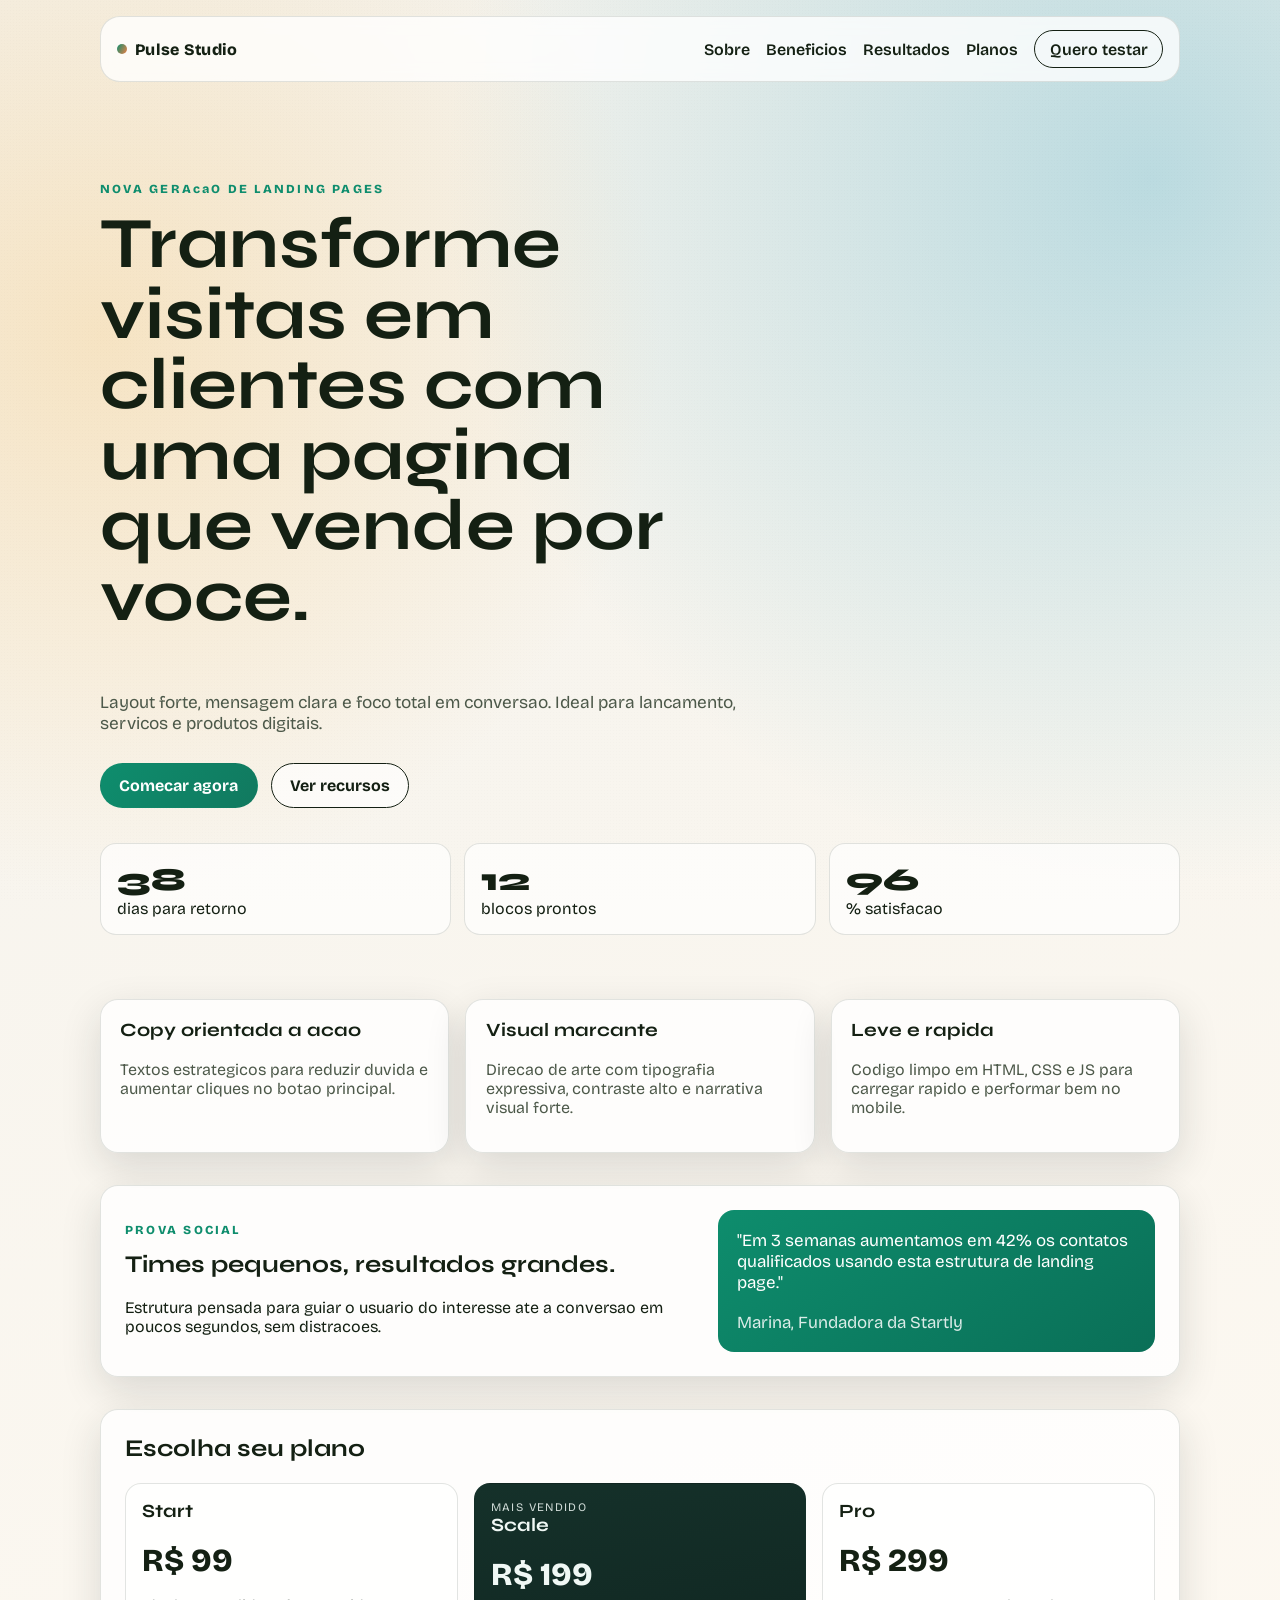
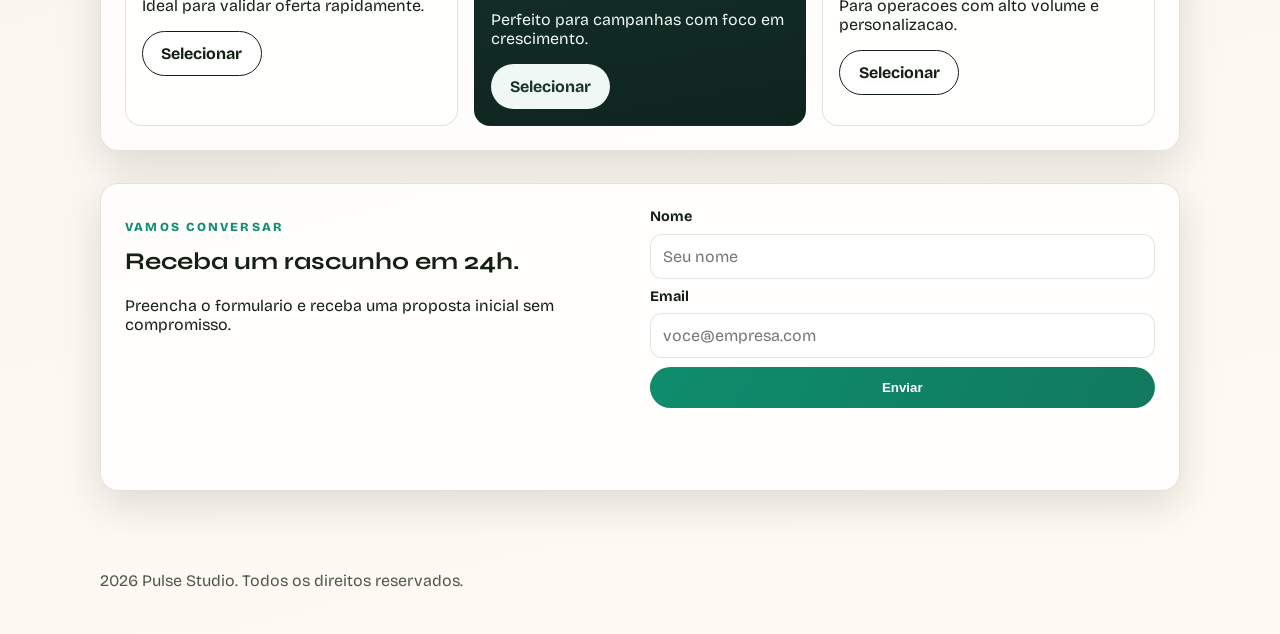
<file: index.html>
<!doctype html>
<html lang="pt-BR">
  <head>
    <meta charset="UTF-8" />
    <meta name="viewport" content="width=device-width, initial-scale=1.0" />
    <title>Pulse Studio | Landing Page</title>
    <meta
      name="description"
      content="Landing page moderna para apresentar produto, beneficios e chamada para acao."
    />

    <meta name="tutorial-platform-verification" content="066c3f9f-3c4c-40e9-99a6-074a3fe410aa">

    <link rel="preconnect" href="https://fonts.googleapis.com" />
    <link rel="preconnect" href="https://fonts.gstatic.com" crossorigin />
    <link
      href="https://fonts.googleapis.com/css2?family=Bricolage+Grotesque:wght@400;500;700;800&family=Syne:wght@600;700;800&display=swap"
      rel="stylesheet"
    />
    <link rel="stylesheet" href="style.css" />
  </head>
  <body>
    <div class="noise" aria-hidden="true"></div>

    <header class="topbar">
      <a class="logo" href="#inicio">
        <span class="logo-dot"></span>
        Pulse Studio
      </a>

      <button
        class="menu-btn"
        id="menuBtn"
        aria-label="Abrir menu"
        aria-expanded="false"
      >
        <span></span>
        <span></span>
      </button>

      <nav class="nav" id="navMenu">
        <a href="sobre.html">Sobre</a>
        <a href="#beneficios">Beneficios</a>
        <a href="#prova">Resultados</a>
        <a href="#planos">Planos</a>
        <a href="#contato" class="btn btn-nav">Quero testar</a>
      </nav>
    </header>

    <main id="inicio">
      <section class="hero container reveal">
        <p class="tag">NOVA GERAcaO DE LANDING PAGES</p>
        <h1>
          Transforme visitas em clientes com uma pagina que vende por voce.
        </h1>
        <p class="hero-copy">
          Layout forte, mensagem clara e foco total em conversao. Ideal para
          lancamento, servicos e produtos digitais.
        </p>
        <div class="hero-actions">
          <a class="btn btn-primary" href="#contato">Comecar agora</a>
          <a class="btn btn-ghost" href="#beneficios">Ver recursos</a>
        </div>

        <div class="stats">
          <article>
            <strong class="stat-number" data-target="38">0</strong>
            <span>dias para retorno</span>
          </article>
          <article>
            <strong class="stat-number" data-target="12">0</strong>
            <span>blocos prontos</span>
          </article>
          <article>
            <strong class="stat-number" data-target="96">0</strong>
            <span>% satisfacao</span>
          </article>
        </div>
      </section>

      <section id="beneficios" class="features container">
        <article class="card reveal">
          <h3>Copy orientada a acao</h3>
          <p>
            Textos estrategicos para reduzir duvida e aumentar cliques no botao
            principal.
          </p>
        </article>
        <article class="card reveal">
          <h3>Visual marcante</h3>
          <p>
            Direcao de arte com tipografia expressiva, contraste alto e
            narrativa visual forte.
          </p>
        </article>
        <article class="card reveal">
          <h3>Leve e rapida</h3>
          <p>
            Codigo limpo em HTML, CSS e JS para carregar rapido e performar bem
            no mobile.
          </p>
        </article>
      </section>

      <section id="prova" class="proof container reveal">
        <div>
          <p class="tag">PROVA SOCIAL</p>
          <h2>Times pequenos, resultados grandes.</h2>
          <p>
            Estrutura pensada para guiar o usuario do interesse ate a conversao
            em poucos segundos, sem distracoes.
          </p>
        </div>
        <blockquote>
          "Em 3 semanas aumentamos em 42% os contatos qualificados usando esta
          estrutura de landing page."
          <cite>Marina, Fundadora da Startly</cite>
        </blockquote>
      </section>

      <section id="planos" class="pricing container reveal">
        <h2>Escolha seu plano</h2>
        <div class="pricing-grid">
          <article class="price-card">
            <h3>Start</h3>
            <p class="price">R$ 99</p>
            <p>Ideal para validar oferta rapidamente.</p>
            <a href="#contato" class="btn btn-ghost">Selecionar</a>
          </article>
          <article class="price-card featured">
            <p class="pill">Mais vendido</p>
            <h3>Scale</h3>
            <p class="price">R$ 199</p>
            <p>Perfeito para campanhas com foco em crescimento.</p>
            <a href="#contato" class="btn btn-primary">Selecionar</a>
          </article>
          <article class="price-card">
            <h3>Pro</h3>
            <p class="price">R$ 299</p>
            <p>Para operacoes com alto volume e personalizacao.</p>
            <a href="#contato" class="btn btn-ghost">Selecionar</a>
          </article>
        </div>
      </section>

      <section id="contato" class="contact container reveal">
        <div>
          <p class="tag">VAMOS CONVERSAR</p>
          <h2>Receba um rascunho em 24h.</h2>
          <p>
            Preencha o formulario e receba uma proposta inicial sem compromisso.
          </p>
        </div>

        <form id="leadForm" novalidate>
          <label for="name">Nome</label>
          <input
            id="name"
            name="name"
            type="text"
            placeholder="Seu nome"
            required
          />

          <label for="email">Email</label>
          <input
            id="email"
            name="email"
            type="email"
            placeholder="voce@empresa.com"
            required
          />

          <button type="submit" class="btn btn-primary">Enviar</button>
          <p id="formMsg" aria-live="polite"></p>
        </form>
      </section>
    </main>

    <footer class="container footer">
      <p>2026 Pulse Studio. Todos os direitos reservados.</p>
    </footer>

    <script src="script.js"></script>
    
    <script>
      window.TutorialWidgetConfig = {
        siteKey: "3ed6732a18a84a60a8d538d98e287635",
        apiBaseUrl: "https://wt-api.gustavohsx.com"
      };
    </script>
    
    <script async src="https://static.gustavohsx.com/widget.js"></script>



  </body>
</html>
</file>
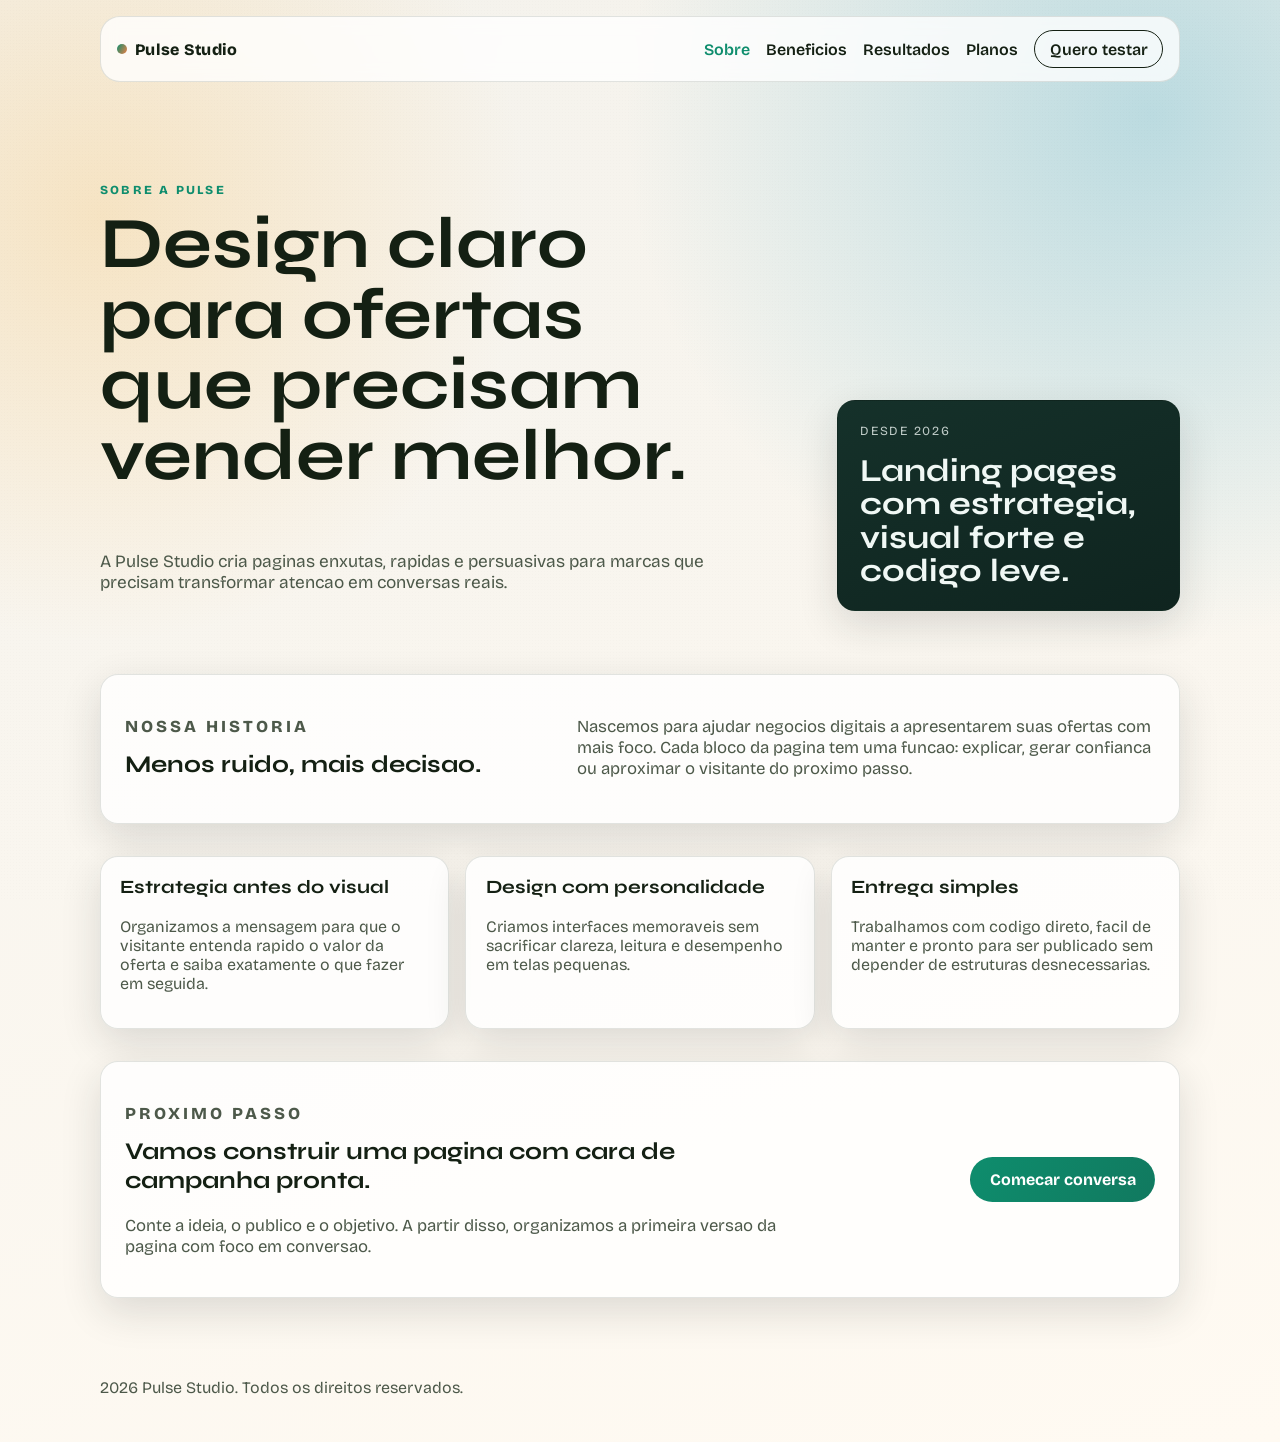
<file: sobre.html>
<!doctype html>
<html lang="pt-BR">
  <head>
    <meta charset="UTF-8" />
    <meta name="viewport" content="width=device-width, initial-scale=1.0" />
    <title>Sobre | Pulse Studio</title>
    <meta
      name="description"
      content="Conheca a Pulse Studio, um estudio focado em landing pages rapidas, bonitas e orientadas a conversao."
    />

    <meta
      name="tutorial-platform-verification"
      content="066c3f9f-3c4c-40e9-99a6-074a3fe410aa"
    />

    <link rel="preconnect" href="https://fonts.googleapis.com" />
    <link rel="preconnect" href="https://fonts.gstatic.com" crossorigin />
    <link
      href="https://fonts.googleapis.com/css2?family=Bricolage+Grotesque:wght@400;500;700;800&family=Syne:wght@600;700;800&display=swap"
      rel="stylesheet"
    />
    <link rel="stylesheet" href="style.css" />
  </head>
  <body>
    <div class="noise" aria-hidden="true"></div>

    <header class="topbar">
      <a class="logo" href="index.html#inicio">
        <span class="logo-dot"></span>
        Pulse Studio
      </a>

      <button
        class="menu-btn"
        id="menuBtn"
        aria-label="Abrir menu"
        aria-expanded="false"
      >
        <span></span>
        <span></span>
      </button>

      <nav class="nav" id="navMenu">
        <a href="sobre.html" aria-current="page">Sobre</a>
        <a href="index.html#beneficios">Beneficios</a>
        <a href="index.html#prova">Resultados</a>
        <a href="index.html#planos">Planos</a>
        <a href="index.html#contato" class="btn btn-nav">Quero testar</a>
      </nav>
    </header>

    <main>
      <section class="about-hero container reveal">
        <div>
          <p class="tag">SOBRE A PULSE</p>
          <h1>Design claro para ofertas que precisam vender melhor.</h1>
          <p class="hero-copy">
            A Pulse Studio cria paginas enxutas, rapidas e persuasivas para
            marcas que precisam transformar atencao em conversas reais.
          </p>
        </div>
        <div class="about-panel">
          <span>Desde 2026</span>
          <strong>Landing pages com estrategia, visual forte e codigo leve.</strong>
        </div>
      </section>

      <section class="about-story container reveal">
        <div>
          <p class="tag">NOSSA HISTORIA</p>
          <h2>Menos ruido, mais decisao.</h2>
        </div>
        <p>
          Nascemos para ajudar negocios digitais a apresentarem suas ofertas
          com mais foco. Cada bloco da pagina tem uma funcao: explicar, gerar
          confianca ou aproximar o visitante do proximo passo.
        </p>
      </section>

      <section class="values container">
        <article class="card reveal">
          <h3>Estrategia antes do visual</h3>
          <p>
            Organizamos a mensagem para que o visitante entenda rapido o valor
            da oferta e saiba exatamente o que fazer em seguida.
          </p>
        </article>
        <article class="card reveal">
          <h3>Design com personalidade</h3>
          <p>
            Criamos interfaces memoraveis sem sacrificar clareza, leitura e
            desempenho em telas pequenas.
          </p>
        </article>
        <article class="card reveal">
          <h3>Entrega simples</h3>
          <p>
            Trabalhamos com codigo direto, facil de manter e pronto para ser
            publicado sem depender de estruturas desnecessarias.
          </p>
        </article>
      </section>

      <section class="about-cta container reveal">
        <div>
          <p class="tag">PROXIMO PASSO</p>
          <h2>Vamos construir uma pagina com cara de campanha pronta.</h2>
          <p>
            Conte a ideia, o publico e o objetivo. A partir disso, organizamos
            a primeira versao da pagina com foco em conversao.
          </p>
        </div>
        <a class="btn btn-primary" href="index.html#contato">Comecar conversa</a>
      </section>
    </main>

    <footer class="container footer">
      <p>2026 Pulse Studio. Todos os direitos reservados.</p>
    </footer>

    <script src="script.js"></script>

    <script>
      window.TutorialWidgetConfig = {
        siteKey: "3ed6732a18a84a60a8d538d98e287635",
        apiBaseUrl: "https://wt-api.gustavohsx.com"
      };
    </script>

    <script async src="https://static.gustavohsx.com/widget.js"></script>
  </body>
</html>
</file>
<file: style.css>
:root {
  --bg-0: #f4f2ec;
  --bg-1: #fffaf2;
  --ink: #142013;
  --muted: #4d594a;
  --brand: #0e8d6d;
  --brand-2: #ef7f45;
  --card: rgba(255, 255, 255, 0.78);
  --line: rgba(20, 32, 19, 0.12);
  --shadow: 0 14px 40px rgba(31, 33, 38, 0.14);
}

* {
  box-sizing: border-box;
}

html {
  scroll-behavior: smooth;
}

body {
  margin: 0;
  font-family: "Bricolage Grotesque", sans-serif;
  color: var(--ink);
  background:
    radial-gradient(circle at 8% 15%, #f7c46f55, transparent 25%),
    radial-gradient(circle at 90% 8%, #45a9c655, transparent 30%),
    linear-gradient(165deg, var(--bg-0), var(--bg-1));
  min-height: 100vh;
}

.noise {
  position: fixed;
  inset: 0;
  pointer-events: none;
  opacity: 0.18;
  background-image: radial-gradient(#00000011 0.7px, transparent 0.7px);
  background-size: 3px 3px;
  z-index: -1;
}

.container {
  width: min(1080px, 92vw);
  margin: 0 auto;
}

.topbar {
  width: min(1080px, 92vw);
  margin: 1rem auto;
  padding: 0.8rem 1rem;
  border: 1px solid var(--line);
  border-radius: 20px;
  background: var(--card);
  backdrop-filter: blur(8px);
  display: flex;
  align-items: center;
  justify-content: space-between;
  position: sticky;
  top: 0.8rem;
  z-index: 20;
}

.logo {
  text-decoration: none;
  color: var(--ink);
  font-weight: 800;
  letter-spacing: 0.3px;
  display: flex;
  align-items: center;
  gap: 0.5rem;
}

.logo-dot {
  width: 10px;
  height: 10px;
  border-radius: 50%;
  background: linear-gradient(120deg, var(--brand), var(--brand-2));
}

.nav {
  display: flex;
  align-items: center;
  gap: 1rem;
}

.nav a {
  text-decoration: none;
  color: var(--ink);
  font-weight: 600;
}

.nav a[aria-current="page"] {
  color: var(--brand);
}

.menu-btn {
  display: none;
  border: 0;
  background: transparent;
  width: 40px;
  height: 40px;
  padding: 0;
  cursor: pointer;
}

.menu-btn span {
  display: block;
  width: 24px;
  height: 2px;
  background: var(--ink);
  margin: 6px auto;
  transition: transform 0.25s ease;
}

main {
  padding-bottom: 4rem;
}

.tag {
  font-size: 0.77rem;
  letter-spacing: 0.18em;
  color: var(--brand);
  font-weight: 800;
  margin-bottom: 0.8rem;
}

.hero {
  padding: 4.5rem 0 2.8rem;
}

.hero h1,
.about-hero h1,
h2,
h3 {
  font-family: "Syne", sans-serif;
  margin-top: 0;
}

.hero h1,
.about-hero h1 {
  font-size: clamp(2.2rem, 6vw, 4.5rem);
  line-height: 0.98;
  max-width: 12ch;
}

.hero-copy {
  color: var(--muted);
  font-size: 1.08rem;
  max-width: 58ch;
}

.hero-actions {
  display: flex;
  gap: 0.8rem;
  margin: 1.8rem 0 2.2rem;
  flex-wrap: wrap;
}

.btn {
  border: 1px solid var(--ink);
  border-radius: 999px;
  padding: 0.75rem 1.15rem;
  text-decoration: none;
  color: var(--ink);
  display: inline-flex;
  align-items: center;
  justify-content: center;
  font-weight: 700;
  transition: transform 0.2s ease, box-shadow 0.2s ease, background-color 0.2s ease;
}

.btn:hover {
  transform: translateY(-2px);
  box-shadow: var(--shadow);
}

.btn-primary {
  border-color: transparent;
  color: #fff;
  background: linear-gradient(120deg, var(--brand), #11795f);
}

.btn-ghost {
  background: #ffffffa8;
}

.btn-nav {
  padding: 0.55rem 0.9rem;
}

.stats {
  display: grid;
  grid-template-columns: repeat(3, minmax(0, 1fr));
  gap: 0.8rem;
}

.stats article {
  border: 1px solid var(--line);
  border-radius: 16px;
  padding: 1rem;
  background: #ffffffa8;
}

.stat-number {
  font-size: 2rem;
  font-weight: 800;
  font-family: "Syne", sans-serif;
  display: block;
}

.features {
  display: grid;
  grid-template-columns: repeat(3, minmax(0, 1fr));
  gap: 1rem;
  margin-top: 1.2rem;
}

.values {
  display: grid;
  grid-template-columns: repeat(3, minmax(0, 1fr));
  gap: 1rem;
  margin-top: 2rem;
}

.card,
.proof,
.pricing,
.contact,
.about-panel,
.about-story,
.about-cta {
  border: 1px solid var(--line);
  border-radius: 18px;
  background: var(--card);
  box-shadow: var(--shadow);
}

.card {
  padding: 1.2rem;
}

.card p {
  color: var(--muted);
}

.proof {
  margin-top: 2rem;
  display: grid;
  grid-template-columns: 1.3fr 1fr;
  gap: 1.5rem;
  padding: 1.5rem;
}

.proof blockquote {
  margin: 0;
  background: linear-gradient(145deg, #0e8d6d, #0a6f57);
  color: #fff;
  border-radius: 16px;
  padding: 1.2rem;
  font-size: 1.06rem;
  display: grid;
  align-content: space-between;
  gap: 1rem;
}

.proof cite {
  font-style: normal;
  opacity: 0.85;
}

.pricing {
  margin-top: 2rem;
  padding: 1.5rem;
}

.pricing-grid {
  margin-top: 1rem;
  display: grid;
  grid-template-columns: repeat(3, minmax(0, 1fr));
  gap: 1rem;
}

.price-card {
  border: 1px solid var(--line);
  border-radius: 16px;
  padding: 1rem;
  background: #ffffffb5;
}

.price {
  font-size: 2rem;
  font-weight: 800;
  margin: 0.4rem 0 0.8rem;
}

.featured {
  background: linear-gradient(170deg, #15312a, #0f241f);
  color: #f0f8f5;
  border-color: transparent;
}

.featured .btn-ghost,
.featured .btn-primary {
  background: #f0f8f5;
  color: #17342d;
}

.pill {
  font-size: 0.72rem;
  letter-spacing: 0.12em;
  text-transform: uppercase;
  margin: 0;
  opacity: 0.85;
}

.contact {
  margin-top: 2rem;
  padding: 1.5rem;
  display: grid;
  grid-template-columns: 1fr 1fr;
  gap: 1.2rem;
}

.about-hero {
  padding: 4.5rem 0 2.8rem;
  display: grid;
  grid-template-columns: 1.35fr 0.65fr;
  gap: 1.5rem;
  align-items: end;
}

.about-panel {
  padding: 1.4rem;
  background: linear-gradient(160deg, #15312a, #0f241f);
  color: #f0f8f5;
}

.about-panel span {
  display: block;
  font-size: 0.78rem;
  letter-spacing: 0.14em;
  text-transform: uppercase;
  opacity: 0.78;
  margin-bottom: 1rem;
}

.about-panel strong {
  display: block;
  font-family: "Syne", sans-serif;
  font-size: clamp(1.45rem, 3vw, 2rem);
  line-height: 1.04;
}

.about-story {
  margin-top: 1.2rem;
  padding: 1.5rem;
  display: grid;
  grid-template-columns: 0.85fr 1.15fr;
  gap: 1.5rem;
  align-items: start;
}

.about-story p,
.about-cta p {
  color: var(--muted);
  font-size: 1.05rem;
}

.about-cta {
  margin-top: 2rem;
  padding: 1.5rem;
  display: flex;
  align-items: center;
  justify-content: space-between;
  gap: 1.5rem;
}

.about-cta div {
  max-width: 680px;
}

form {
  display: grid;
  gap: 0.55rem;
}

label {
  font-weight: 700;
  font-size: 0.9rem;
}

input {
  border: 1px solid var(--line);
  border-radius: 12px;
  padding: 0.75rem;
  font: inherit;
  background: #fff;
}

input:focus {
  border-color: var(--brand);
  outline: 2px solid #0e8d6d33;
}

#formMsg {
  min-height: 1.2rem;
  font-weight: 600;
  font-size: 0.92rem;
}

.footer {
  padding: 0 0 1.8rem;
  color: var(--muted);
}

.reveal {
  opacity: 0;
  transform: translateY(24px);
  transition: opacity 0.7s ease, transform 0.7s ease;
}

.reveal.is-visible {
  opacity: 1;
  transform: translateY(0);
}

.hero.reveal.is-visible {
  animation: hero-enter 0.8s ease both;
}

@keyframes hero-enter {
  from {
    filter: blur(6px);
    transform: translateY(20px) scale(0.985);
  }

  to {
    filter: blur(0);
    transform: translateY(0) scale(1);
  }
}

@media (max-width: 940px) {
  .features,
  .values,
  .pricing-grid,
  .proof,
  .contact,
  .about-hero,
  .about-story {
    grid-template-columns: 1fr;
  }

  .stats {
    grid-template-columns: 1fr 1fr;
  }

  .about-cta {
    align-items: flex-start;
    flex-direction: column;
  }
}

@media (max-width: 740px) {
  .topbar {
    align-items: flex-start;
  }

  .menu-btn {
    display: block;
  }

  .nav {
    position: absolute;
    top: calc(100% + 0.4rem);
    right: 0;
    display: grid;
    gap: 0.2rem;
    padding: 0.7rem;
    border: 1px solid var(--line);
    border-radius: 14px;
    background: #ffffffef;
    min-width: 190px;
    box-shadow: var(--shadow);
    opacity: 0;
    pointer-events: none;
    transform: translateY(-8px);
    transition: opacity 0.2s ease, transform 0.2s ease;
  }

  .nav.is-open {
    opacity: 1;
    pointer-events: auto;
    transform: translateY(0);
  }

  .hero {
    padding-top: 3rem;
  }

  .about-hero {
    padding-top: 3rem;
  }

  .stats {
    grid-template-columns: 1fr;
  }
}
</file>
